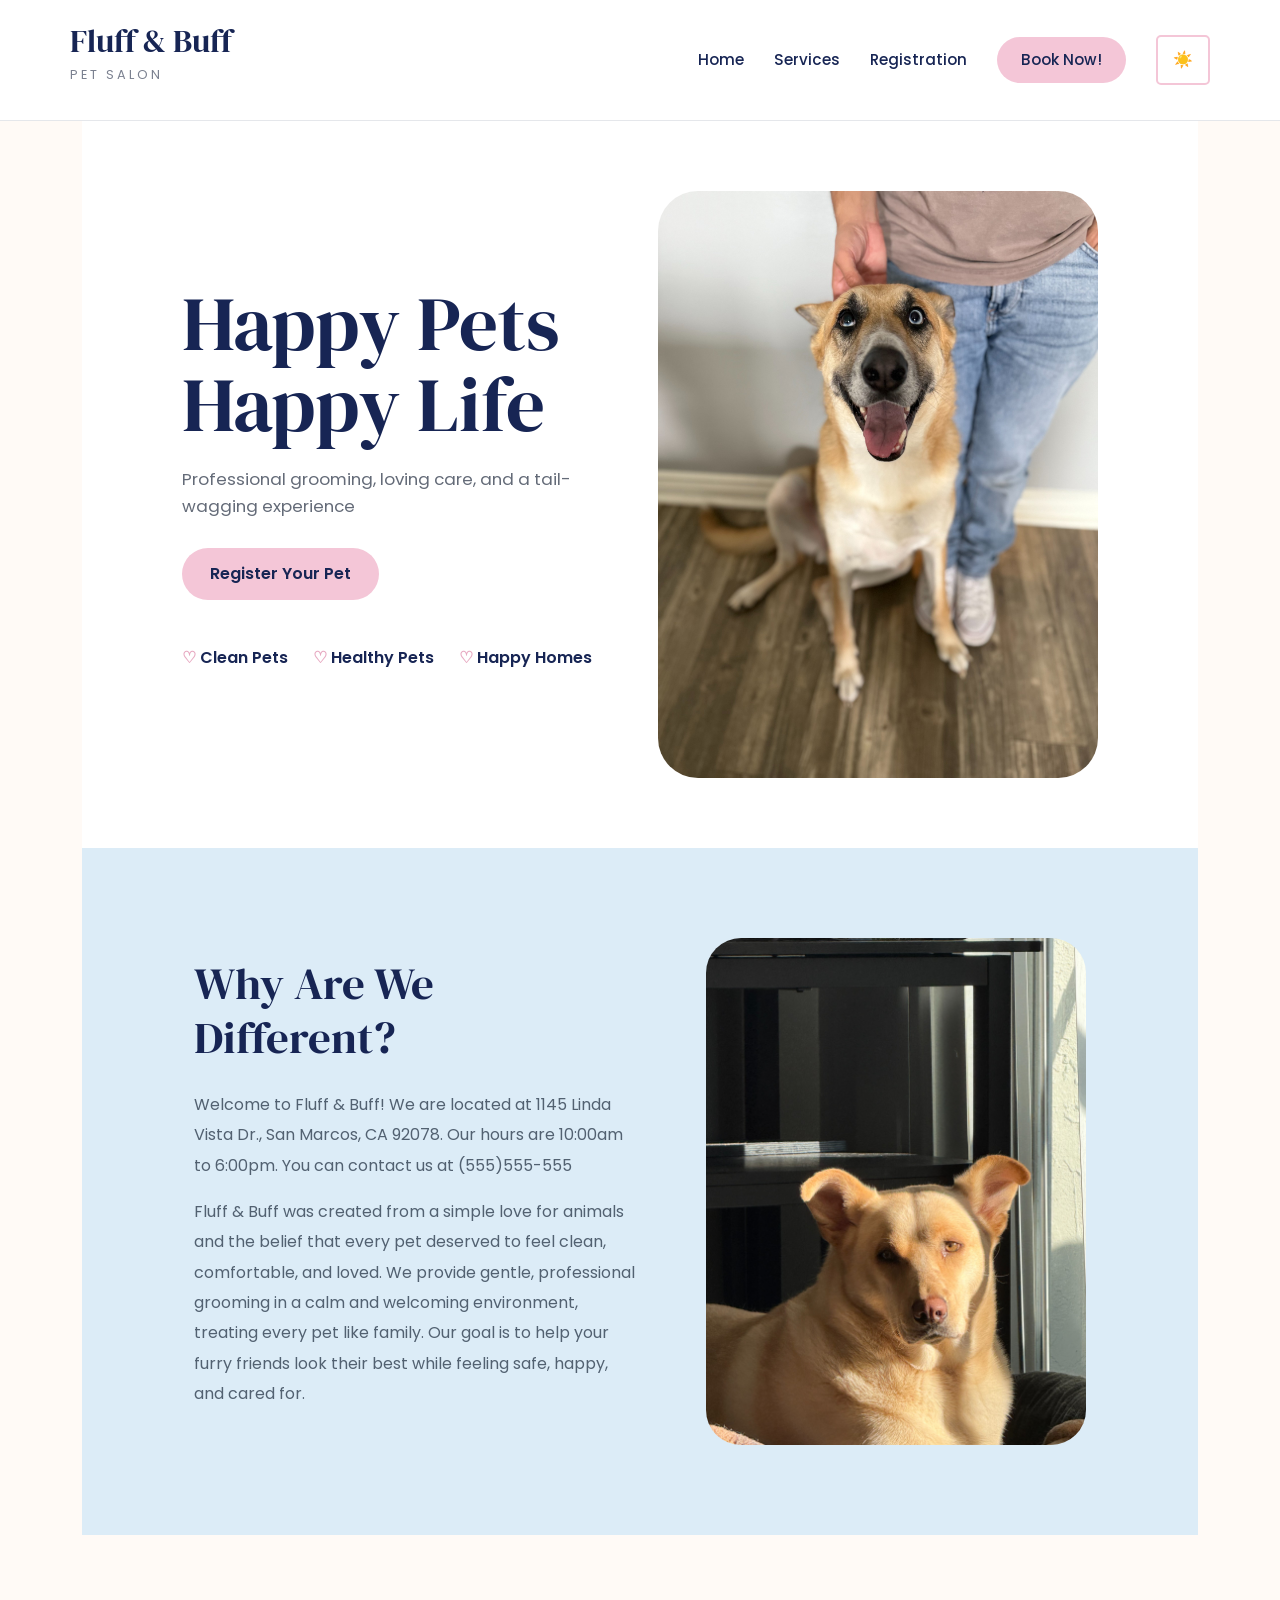
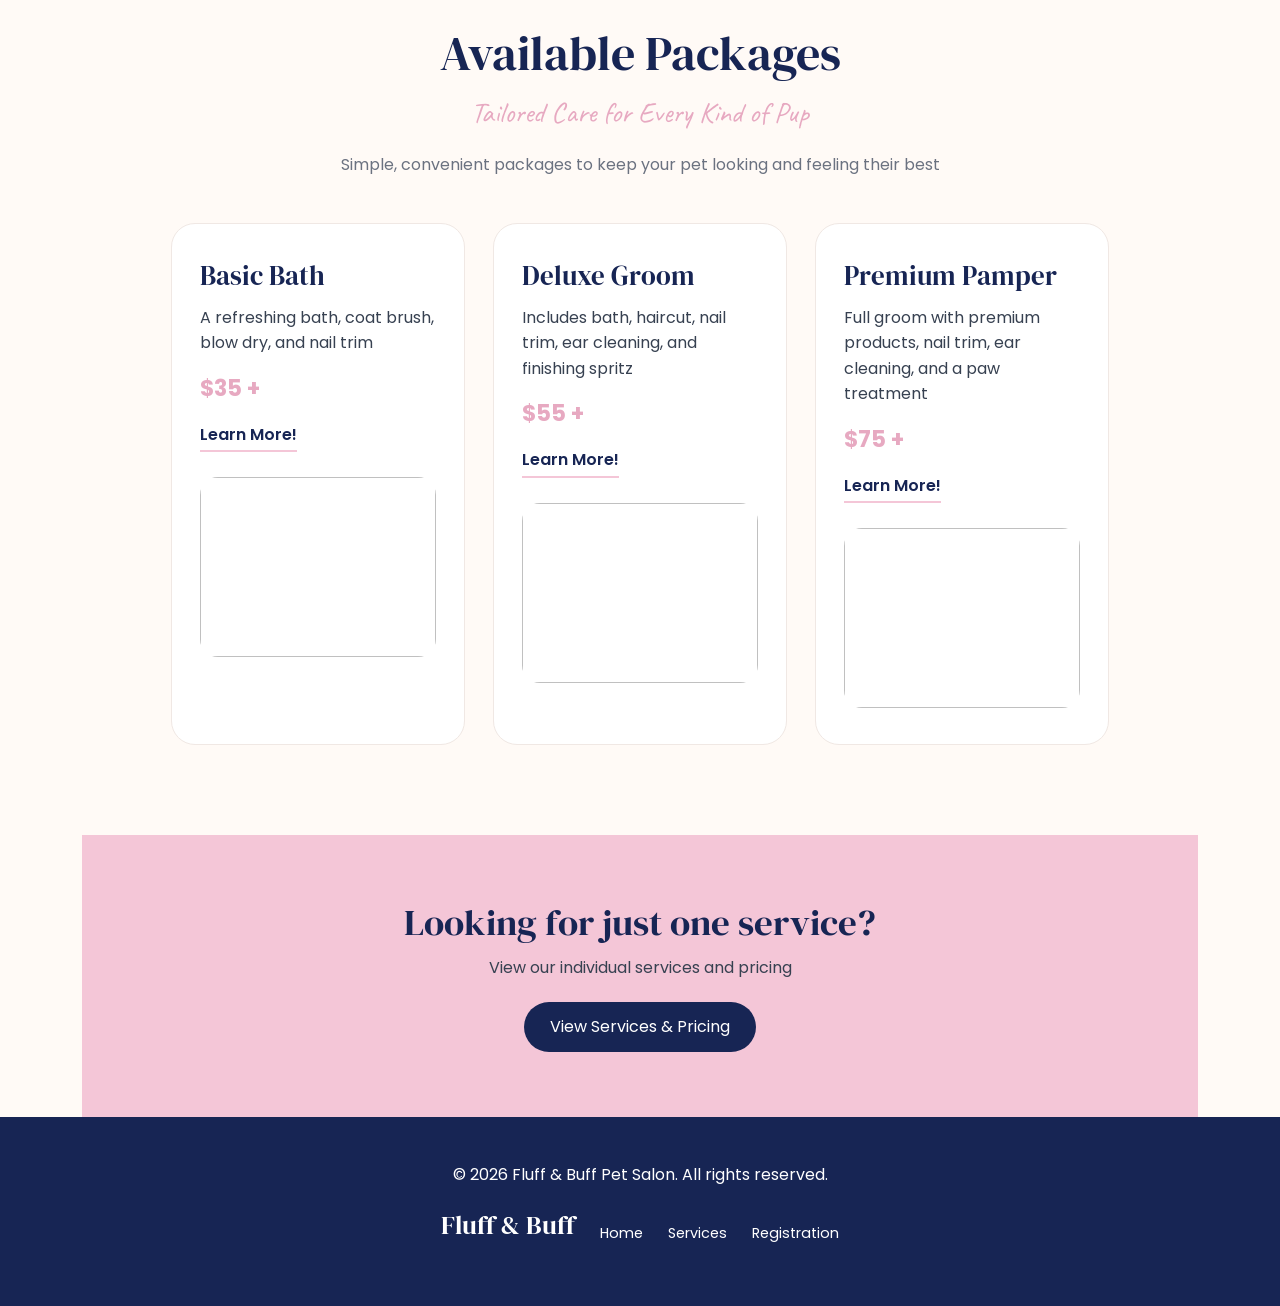
<file: index.html>
<!DOCTYPE html>
<html lang="en">
<head>
    <meta charset="UTF-8">
    <meta name="viewport" content="width=device-width, initial-scale=1.0">

    <!-- Google Fonts -->
    <link rel="preconnect" href="https://fonts.googleapis.com">
    <link rel="preconnect" href="https://fonts.gstatic.com" crossorigin>
    <link href="https://fonts.googleapis.com/css2?family=Caveat:wght@400..700&family=DM+Serif+Display:ital@0;1&family=Poppins:wght@300;400;500;600;700&display=swap" rel="stylesheet">

    <!-- Bootstrap -->
    <link href="https://cdn.jsdelivr.net/npm/bootstrap@5.3.8/dist/css/bootstrap.min.css" rel="stylesheet">

    <!-- Custom CSS -->
    <link rel="stylesheet" href="css/index.css">

    <title>Fluff & Buff</title>
</head>

<body>

<header class="site-header">
    <div class="logo-area">
        <h2 class="logo">Fluff & Buff</h2>
        <p class="tagline">Pet Salon</p>
    </div>

    <nav>
        <a href="index.html">Home</a>
        <a href="services.html">Services</a>
        <a href="registration.html">Registration</a>
        <a href="registration.html" class="book-btn">Book Now!</a>
        <button id="changeMode">☀️</button>
    </nav>
</header>

<main class="container">

    <section class="hero-section">
        <div class="register-block">
            <h1>Happy Pets Happy Life</h1>
            <p>Professional grooming, loving care, and a tail-wagging experience</p>
            <a href="registration.html">Register Your Pet</a>

            <div class="main-topics">
                <p>Clean Pets</p>
                <p>Healthy Pets</p>
                <p>Happy Homes</p>
            </div>
        </div>

        <img src="images/Koda.jpg" alt="Dog sitting and smiling" class="top-dog">
    </section>

    <section class="about-section">
        <div class="about-card">
            <h2>Why Are We Different?</h2>
            <p id="infoParagraph"></p>

            <p>
                Fluff & Buff was created from a simple love for animals and the belief
                that every pet deserved to feel clean, comfortable, and loved. We provide
                gentle, professional grooming in a calm and welcoming environment,
                treating every pet like family. Our goal is to help your furry friends
                look their best while feeling safe, happy, and cared for.
            </p>
        </div>

        <img src="images/Kenai.jpg" alt="Dog relaxing at Fluff and Buff" class="mid-dog">
    </section>

    <div class="package-grid">
        <section class="packages-section">
            <h2>Available Packages</h2>
            <p>Tailored Care for Every Kind of Pup</p>
            <p>Simple, convenient packages to keep your pet looking and feeling their best</p>

            <div class="package-cards">

                <div class="package-card">
                    <h3>Basic Bath</h3>
                    <p>A refreshing bath, coat brush, blow dry, and nail trim</p>
                    <p>$35 +</p>
                    <a class="learn-btn" href="services.html">Learn More!</a>
                    <img>
                </div>

                <div class="package-card">
                    <h3>Deluxe Groom</h3>
                    <p>Includes bath, haircut, nail trim, ear cleaning, and finishing spritz</p>
                    <p>$55 +</p>
                    <a class="learn-btn" href="services.html">Learn More!</a>
                    <img>
                </div>

                <div class="package-card">
                    <h3>Premium Pamper</h3>
                    <p>Full groom with premium products, nail trim, ear cleaning, and a paw treatment</p>
                    <p>$75 +</p>
                    <a class="learn-btn" href="services.html">Learn More!</a>
                    <img>
                </div>

            </div>
        </section>
    </div>

    <section class="service-cta">
        <div>
            <h2>Looking for just one service?</h2>
            <p>View our individual services and pricing</p>
            <a href="services.html">View Services & Pricing</a>
        </div>
    </section>

</main>

<footer>
    <p>&copy; 2026 Fluff & Buff Pet Salon. All rights reserved.</p>

    <div class="footer-links">
        <p class="logo-footer">Fluff & Buff</p>
        <a href="index.html">Home</a>
        <a href="services.html">Services</a>
        <a href="registration.html">Registration</a>
    </div>
</footer>

<script src="https://code.jquery.com/jquery-3.7.1.min.js"></script>
<script src="scripts/salon.js"></script>
<script src="scripts/index.js"></script>

</body>
</html>
</file>
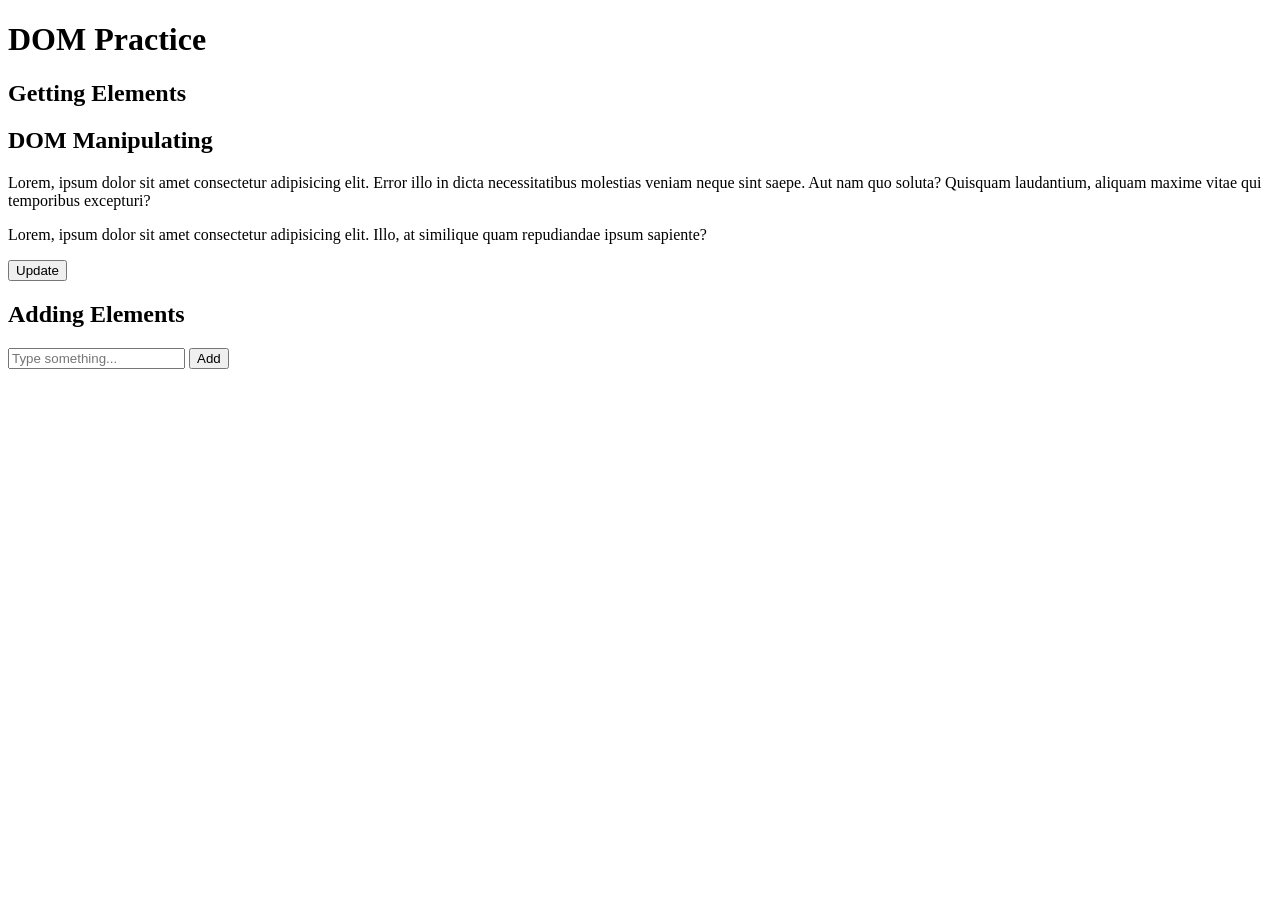
<file: 104-dom.html>
<!DOCTYPE html>
<html lang="en">
<head>
    <meta charset="UTF-8">
    <meta name="viewport" content="width=device-width, initial-scale=1.0">
    <title>Document</title>
</head>
<body>
    <script src="/scripts/104-dom.js"></script>

    <h1>DOM Practice</h1>

    <!-- GET ELEMENTS -->
    <section>
        <h1 id="title">Getting Elements</h1>

        <h2> DOM Manipulating</h2>

        <p class="text">Lorem, ipsum dolor sit amet consectetur adipisicing elit. Error illo in dicta necessitatibus molestias veniam neque sint saepe. Aut nam quo soluta? Quisquam laudantium, aliquam maxime vitae qui temporibus excepturi?</p>

        <p class="text">Lorem, ipsum dolor sit amet consectetur adipisicing elit. Illo, at similique quam repudiandae ipsum sapiente?</p>

        <button onclick="update()">Update</button>

    </section>


    <!--ADD ELEMENTS -->
<section>
    <h2>Adding Elements</h2>
    <input id="inputField" type="text" placeholder="Type something...">
    <button onclick="add()">Add</button>

    <ul id="list">
    </ul>

</section>


</body>
</html>
</file>
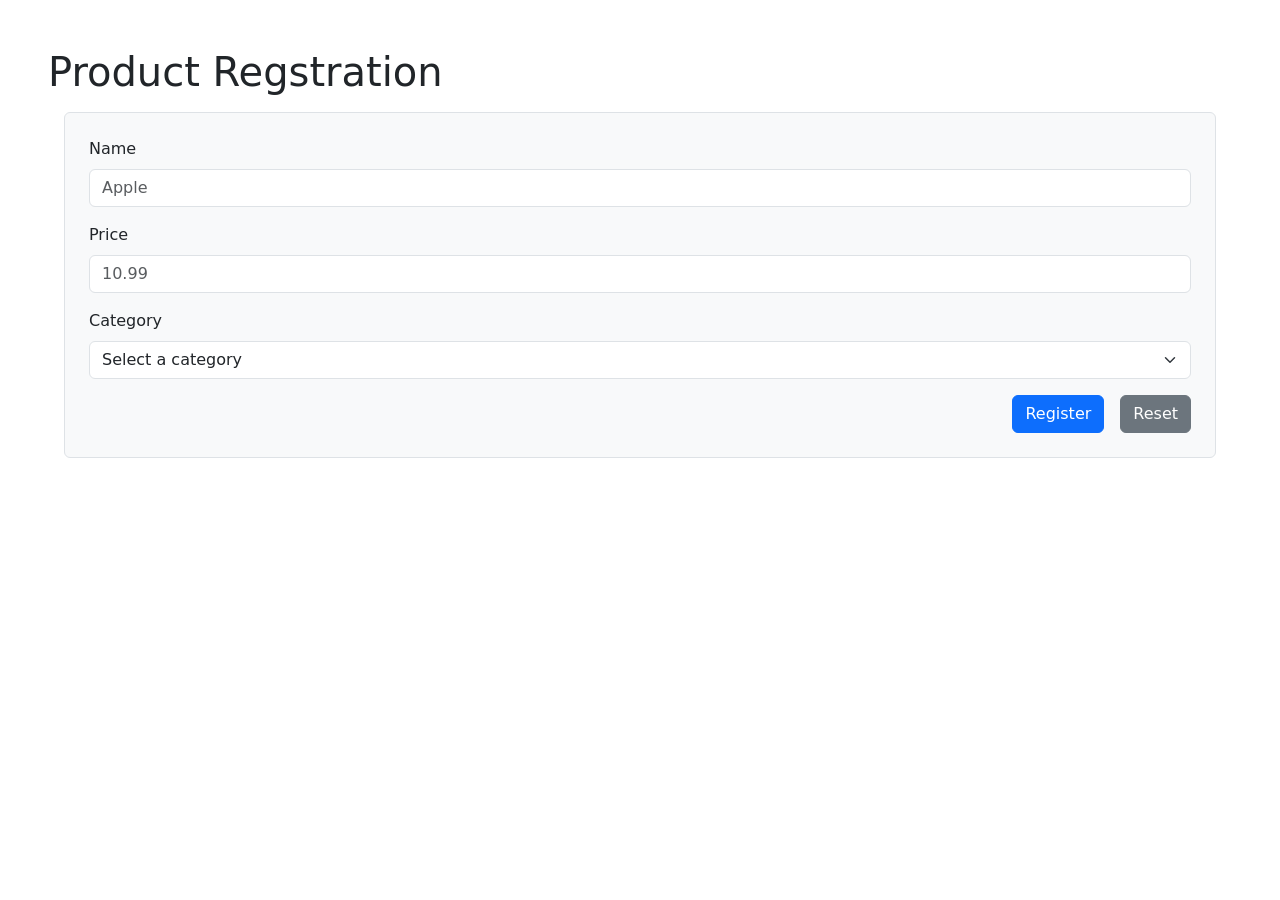
<file: 104-forms.html>
<!DOCTYPE html>
<html lang="en">
<head>
    <meta charset="UTF-8">
    <meta name="viewport" content="width=device-width, initial-scale=1.0">
    <!-- Bootstrap -->
    <link href="https://cdn.jsdelivr.net/npm/bootstrap@5.3.8/dist/css/bootstrap.min.css" rel="stylesheet" integrity="sha384-sRIl4kxILFvY47J16cr9ZwB07vP4J8+LH7qKQnuqkuIAvNWLzeN8tE5YBujZqJLB" crossorigin="anonymous">
 
    <title>Forms</title>
</head>
<body class="m-5">
    <h1>Product Regstration</h1>
    
    <form class="bg-light p-4 m-3 border rounded">

        <div class="mb-3">
            <label class="form-label">Name</label>
            <input id="productName" class="form-control" type="text" placeholder="Apple">
        </div>

        <div class="mb-3">
            <label class="form-label">Price</label>
            <input id="productPrice" class="form-control" type="number" placeholder="10.99">
        </div>

        <div class="mb-3">
            <label class="form-label">Category</label>
            <select id="productCategory" class="form-select">
                <option value="">Select a category</option>
                <option value="fruits">Fruits</option>
                <option value="electronics">Electronics</option>
            </select>
        </div>

        <div class="d-flex justify-content-end gap-3">
            <button onclick="registerProduct(event)" class="btn btn-primary" type="submit">Register</button>
            <button onclick="reset()" class="btn btn-secondary" type="reset">Reset</button>
        </div>
    </form>

    <div id="productList" class="d-flex gap-3 flex-wrap m-3"></div>

    <script src="/scripts/104-forms.js"></script>
    <script src="https://cdn.jsdelivr.net/npm/bootstrap@5.3.8/dist/js/bootstrap.bundle.min.js" integrity="sha384-FKyoEForCGlyvwx9Hj09JcYn3nv7wiPVlz7YYwJrWVcXK/BmnVDxM+D2scQbITxI" crossorigin="anonymous"></script>
</body>
</html>
</file>
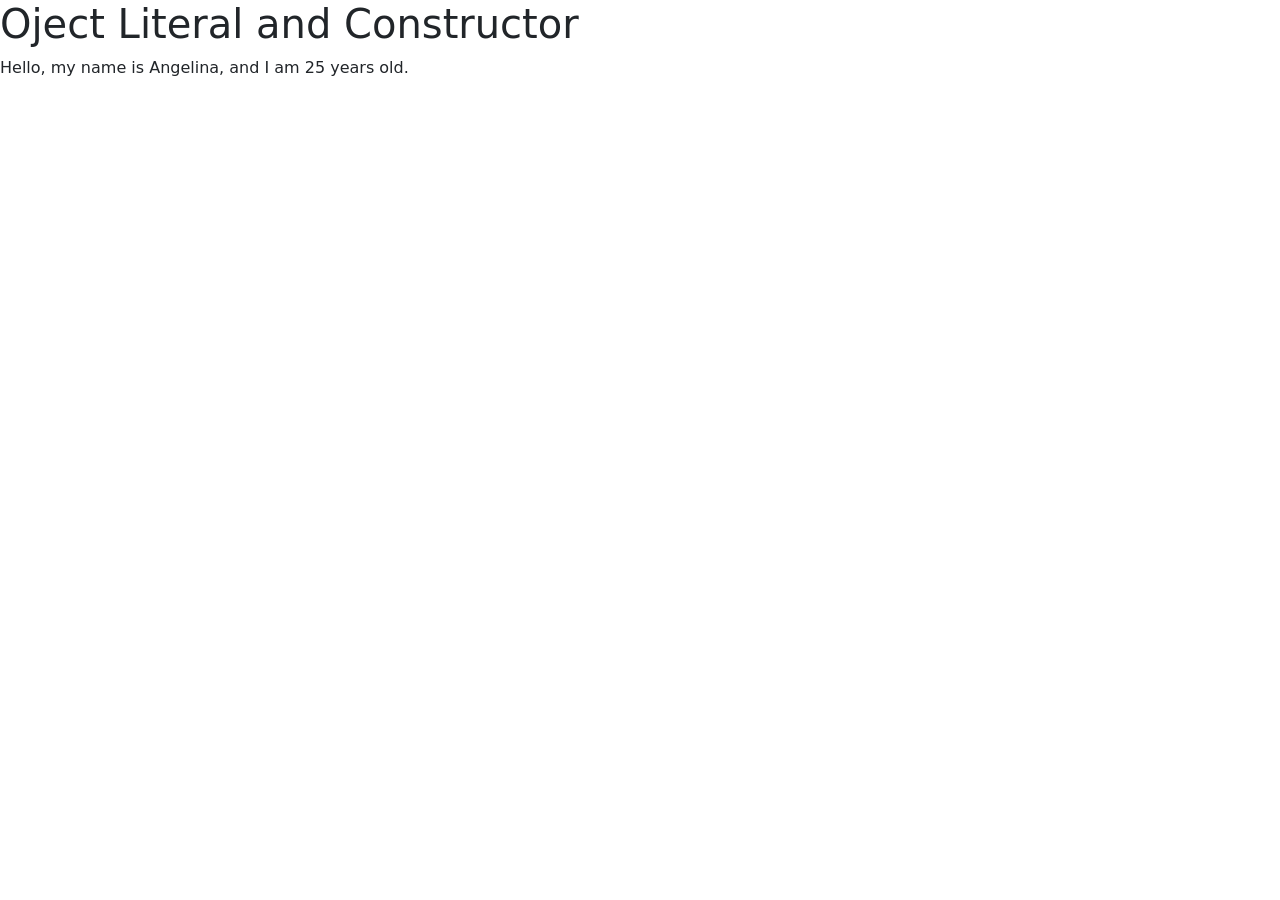
<file: 104-objects.html>
<!DOCTYPE html>
<html lang="en">
<head>
    <meta charset="UTF-8">
    <meta name="viewport" content="width=device-width, initial-scale=1.0">
    <link href="https://cdn.jsdelivr.net/npm/bootstrap@5.3.8/dist/css/bootstrap.min.css" rel="stylesheet" integrity="sha384-sRIl4kxILFvY47J16cr9ZwB07vP4J8+LH7qKQnuqkuIAvNWLzeN8tE5YBujZqJLB" crossorigin="anonymous">
    <title>Document</title>
</head>
<body>
    <h1>Oject Literal and Constructor</h1>
    <p id="paragraph">Lorem ipsum dolor sit amet consectetur adipisicing elit. Eaque, ea? Dolorum quia iste provident laudantium!</p>


    <script src="/scripts/104-objects.js"></script>
</body>
</html>
</file>
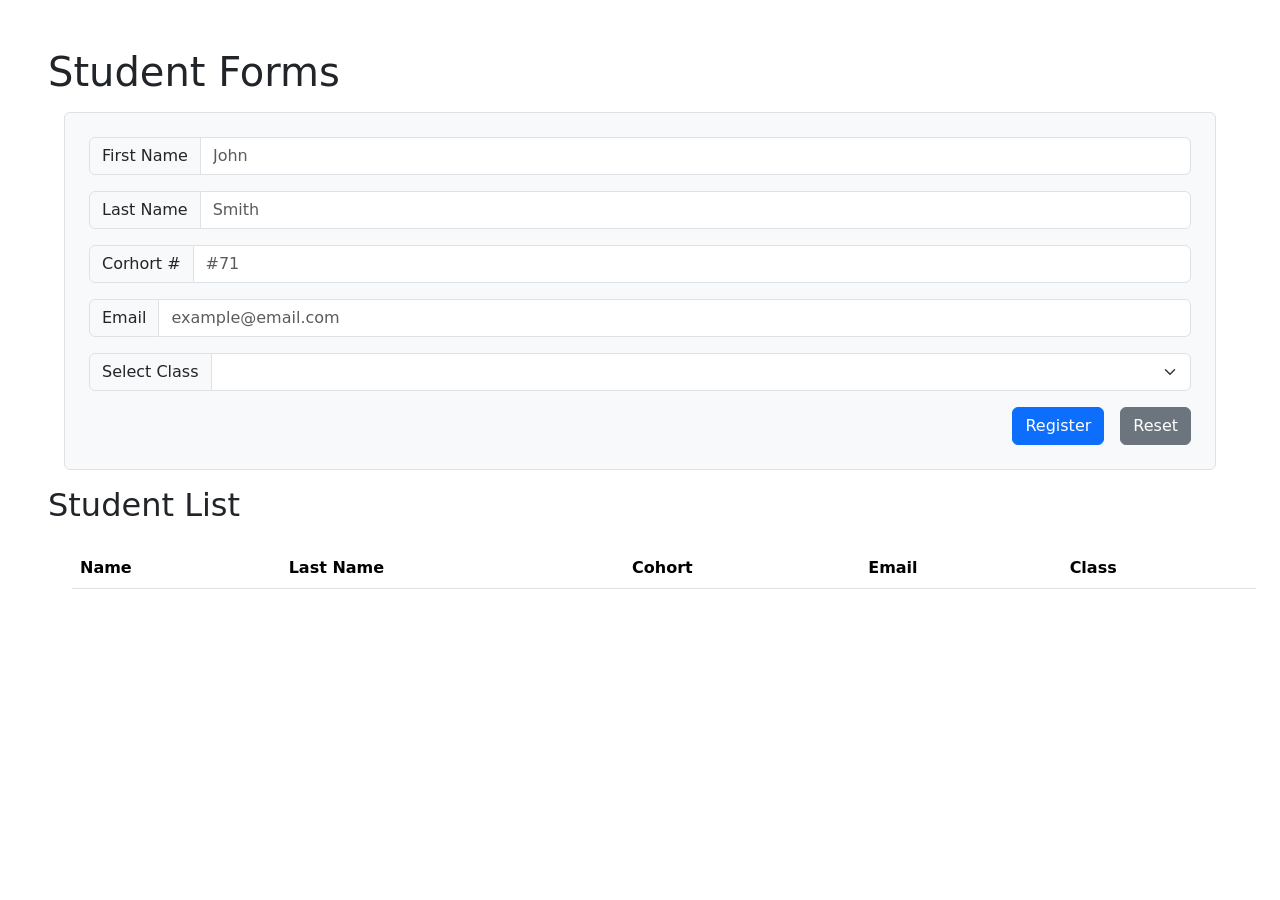
<file: 104-studentsforms.html>
<!DOCTYPE html>
<html lang="en">
<head>
    <meta charset="UTF-8">
    <meta name="viewport" content="width=device-width, initial-scale=1.0">
    <link href="https://cdn.jsdelivr.net/npm/bootstrap@5.3.8/dist/css/bootstrap.min.css" rel="stylesheet" integrity="sha384-sRIl4kxILFvY47J16cr9ZwB07vP4J8+LH7qKQnuqkuIAvNWLzeN8tE5YBujZqJLB" crossorigin="anonymous">

    <title>Student Forms</title>
</head>
<body>
<body class="m-5">
    <h1>Student Forms</h1>
    
    <form class="bg-light p-4 m-3 border rounded">
    
        <div class="input-group mb-3">
            <span class="input-group-text" id="inputGroup-sizing-default">First Name </span>
            <input type="text" class="form-control" placeholder="John" aria-label="Sizing example input" aria-describedby="inputGroup-sizing-default">
        </div>
        <div class="input-group mb-3">
            <span class="input-group-text" id="inputGroup-sizing-default">Last Name </span>
            <input type="text" class="form-control" placeholder="Smith" aria-describedby="inputGroup-sizing-default">
        </div>
        <div class="input-group mb-3">
            <span class="input-group-text" id="inputGroup-sizing-default">Corhort #</span>
            <input type="text" class="form-control" placeholder="#71" aria-describedby="inputGroup-sizing-default">
        </div>
        <div class="input-group mb-3">
            <span class="input-group-text" id="inputGroup-sizing-default">Email</span>
            <input type="email" class="form-control" placeholder="example@email.com" aria-describedby="inputGroup-sizing-default">
        </div>

        <div class="input-group mb-3">
            <span class="input-group-text" id="inputGroup-sizing-default">Select Class</span>
            <select id="category" class="form-select">
                <option value=""></option>
                <option value="fruits">FDSI Hybrid</option>
                <option value="electronics">FDSI Online</option>
            </select>
        </div>

        <div class="d-flex justify-content-end gap-3">
            <button onclick="register()" class="btn btn-primary" type="submit">Register</button>
            <button onclick="reset()" class="btn btn-secondary" type="reset">Reset</button>
        </div>
    </form>

    <h2>Student List</h2>
        <table class="table p-4 m-4">
            <tr>
                <!-- Header -->
                <th>Name</th>
                <th>Last Name</th>
                <th>Cohort</th>
                <th>Email</th>
                <th>Class</th>

            </tr>
            <tbody id="student">
            
            </tbody>


        </table>





    <script src="/scripts/104-studentsforms.js"></script>
</body>
</html>
</file>
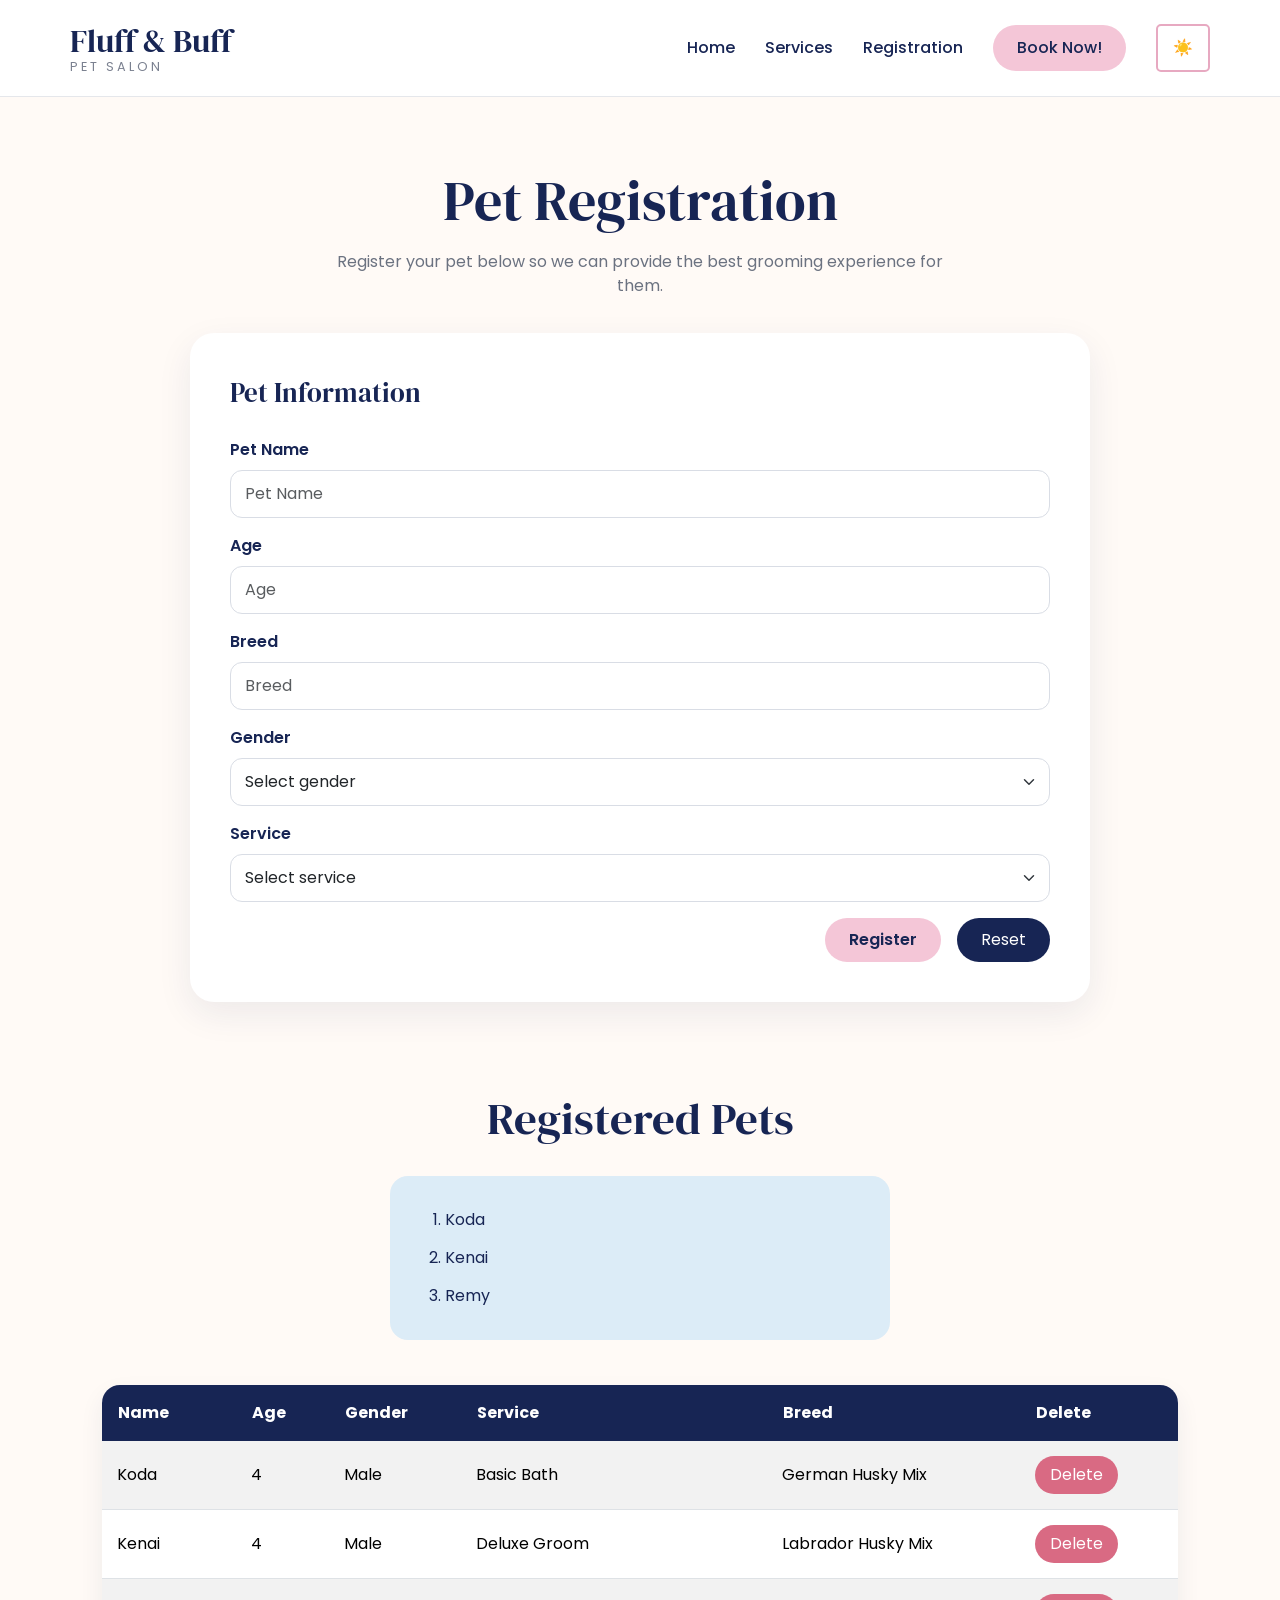
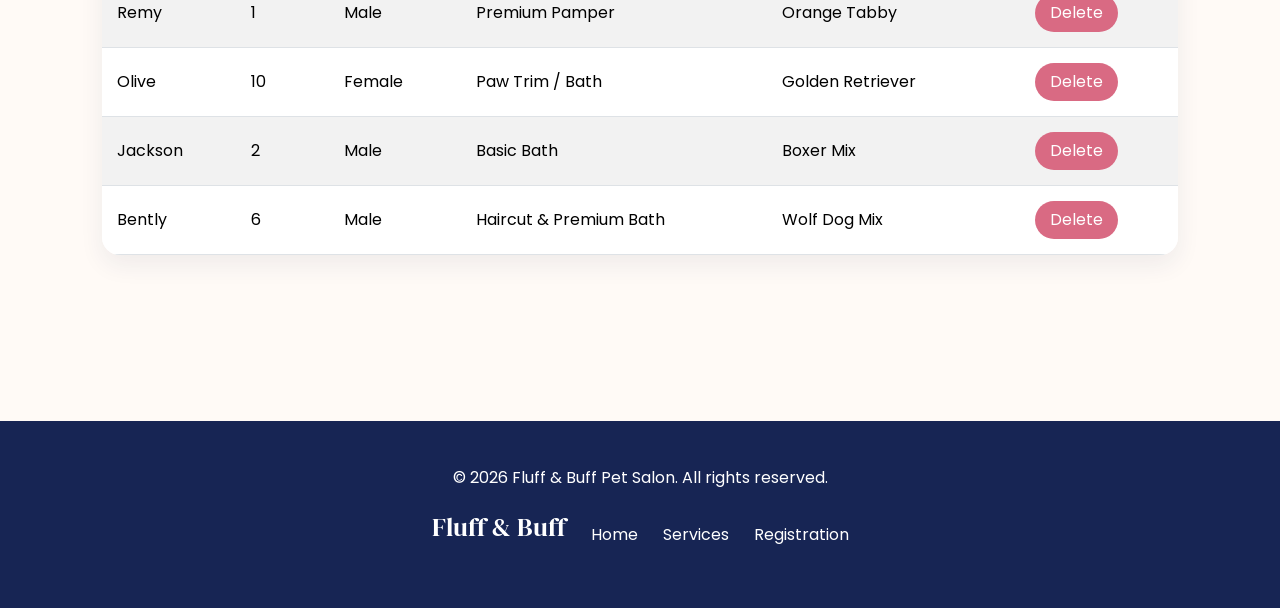
<file: registration.html>
<!DOCTYPE html>
<html lang="en">
<head>
    <meta charset="UTF-8">
    <meta name="viewport" content="width=device-width, initial-scale=1.0">

    <link href="https://cdn.jsdelivr.net/npm/bootstrap@5.3.8/dist/css/bootstrap.min.css" rel="stylesheet">
    <link rel="stylesheet" href="css/registration.css">

    <title>Registration | Fluff & Buff</title>
</head>

<body>

<header class="site-header">
    <div class="logo-area">
        <h2 class="logo">Fluff & Buff</h2>
        <p class="tagline">Pet Salon</p>
    </div>

    <nav>
        <a href="index.html">Home</a>
        <a href="services.html">Services</a>
        <a href="registration.html">Registration</a>
        <a href="registration.html" class="book-btn">Book Now!</a>
        <button id="changeMode">☀️</button>
    </nav>
</header>

<main>

    <section class="registration-section">
        <h1>Pet Registration</h1>

        <p>
            Register your pet below so we can provide the best grooming
            experience for them.
        </p>

        <form class="bg-light p-4 m-3 border rounded">
            <fieldset>

                <legend>Pet Information</legend>

                <div class="form-group mb-3">
                    <label for="pname" class="form-label">Pet Name</label>
                    <input
                        type="text"
                        id="pname"
                        name="pname"
                        class="form-control"
                        required
                        placeholder="Pet Name"
                    >
                </div>

                <div class="form-group mb-3">
                    <label for="age" class="form-label">Age</label>
                    <input
                        type="number"
                        id="age"
                        name="age"
                        class="form-control"
                        required
                        placeholder="Age"
                    >
                </div>

                <div class="form-group mb-3">
                    <label for="breed" class="form-label">Breed</label>
                    <input
                        type="text"
                        id="breed"
                        name="breed"
                        class="form-control"
                        required
                        placeholder="Breed"
                    >
                </div>

                <div class="form-group mb-3">
                    <label for="gender" class="form-label">Gender</label>
                    <select id="gender" name="gender" class="form-select" required>
                        <option value="">Select gender</option>
                        <option value="Male">Male</option>
                        <option value="Female">Female</option>
                    </select>
                </div>

                <div class="form-group mb-3">
                    <label for="service" class="form-label">Service</label>
                    <select id="service" name="service" class="form-select" required>
                        <option value="">Select service</option>
                        <option value="Basic Bath">Basic Bath</option>
                        <option value="Deluxe Groom">Deluxe Groom</option>
                        <option value="Premium Pamper">Premium Pamper</option>
                        <option value="Nail Trim">Nail Trim</option>
                        <option value="Ear Cleaning">Ear Cleaning</option>
                    </select>
                </div>

                <div class="d-flex justify-content-end gap-3">
                    <button
                        onclick="registerPet(event)"
                        type="submit"
                        class="btn btn-primary"
                    >
                        Register
                    </button>

                    <button
                        type="reset"
                        class="btn btn-secondary"
                    >
                        Reset
                    </button>
                </div>

            </fieldset>
        </form>
    </section>

    <section class="registered-pets-section">
        <h2>Registered Pets</h2>

        <div>
            <ol id="petList"></ol>
        </div>

        <table class="table table-striped table-hover">
            <thead>
                <tr>
                    <th>Name</th>
                    <th>Age</th>
                    <th>Gender</th>
                    <th>Service</th>
                    <th>Breed</th>
                    <th>Delete</th>
                </tr>
            </thead>

            <tbody id="tablePets"></tbody>
        </table>
    </section>

</main>

<footer>
    <p>&copy; 2026 Fluff & Buff Pet Salon. All rights reserved.</p>

    <div class="footer-links">
        <p class="logo-footer">Fluff & Buff</p>
        <a href="index.html">Home</a>
        <a href="services.html">Services</a>
        <a href="registration.html">Registration</a>
    </div>
</footer>

<script src="https://code.jquery.com/jquery-3.7.1.min.js"></script>
<script src="scripts/registration.js"></script>

</body>
</html>
</file>
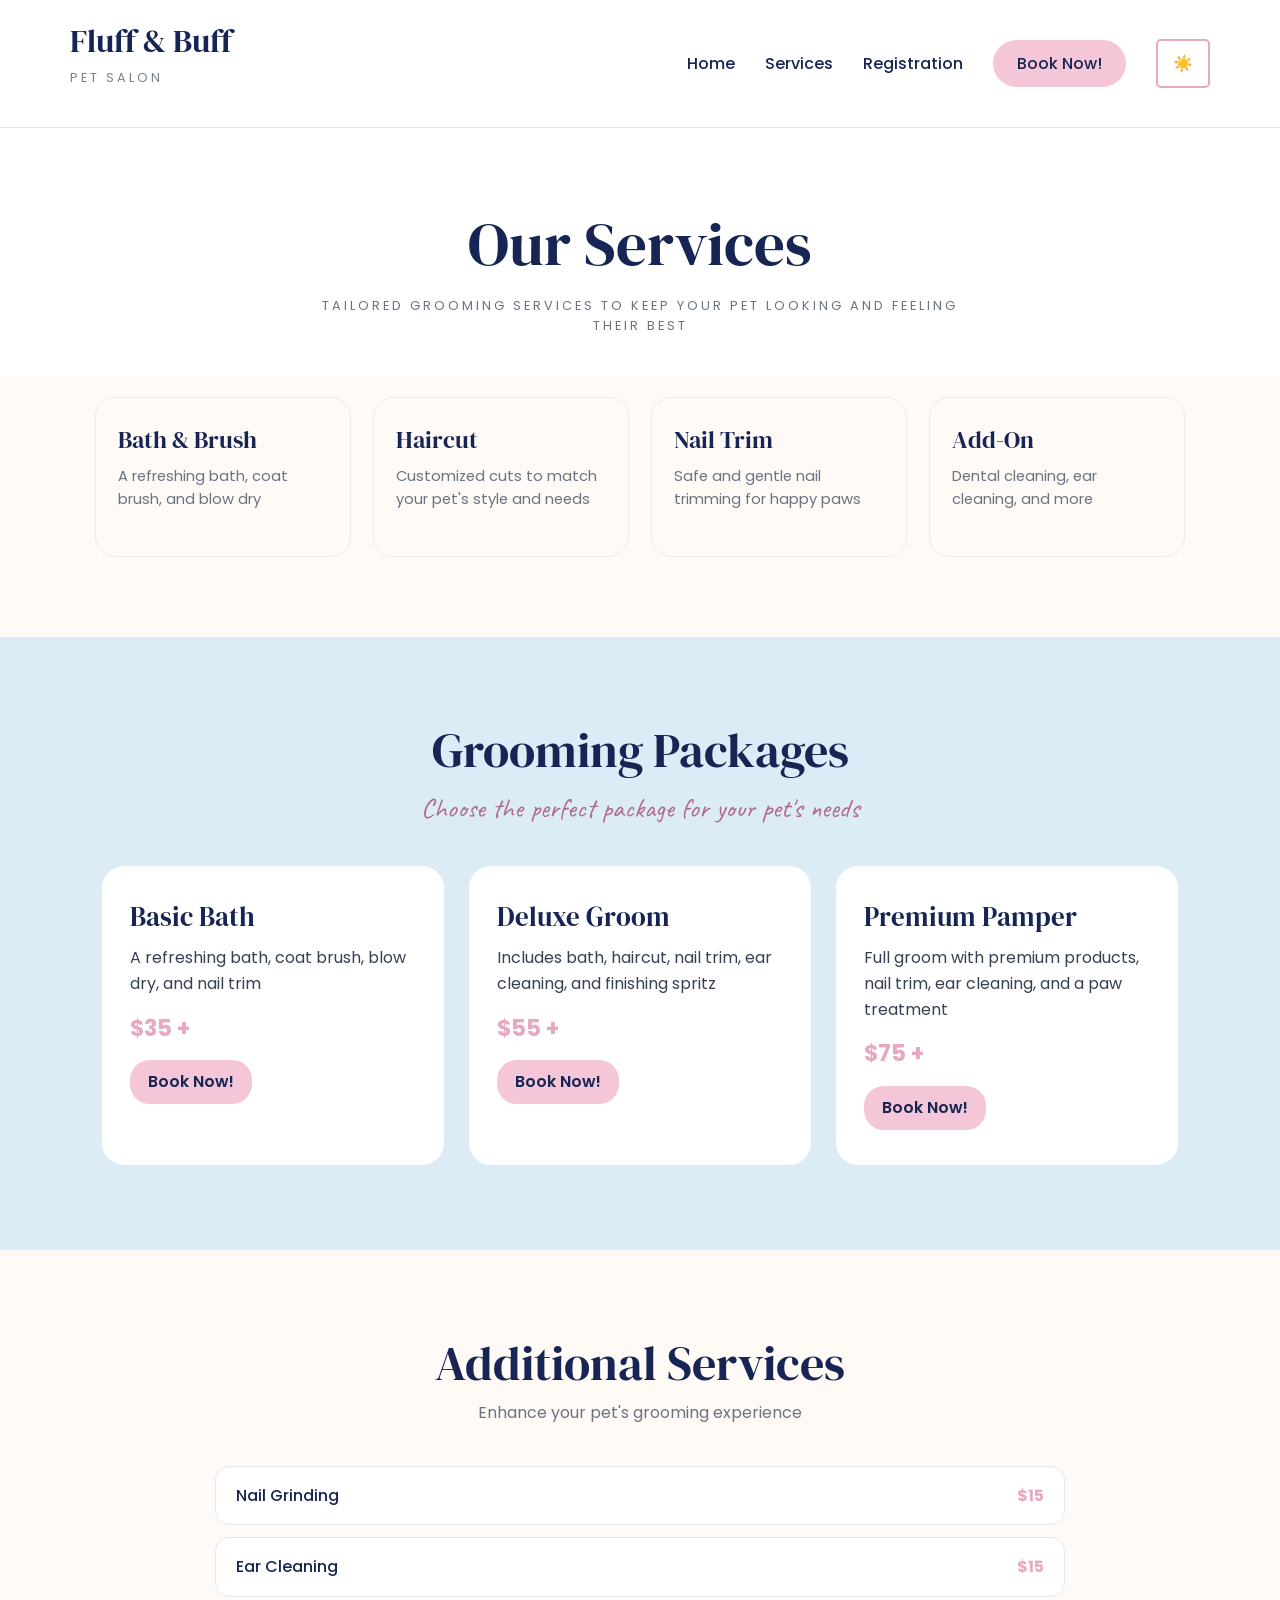
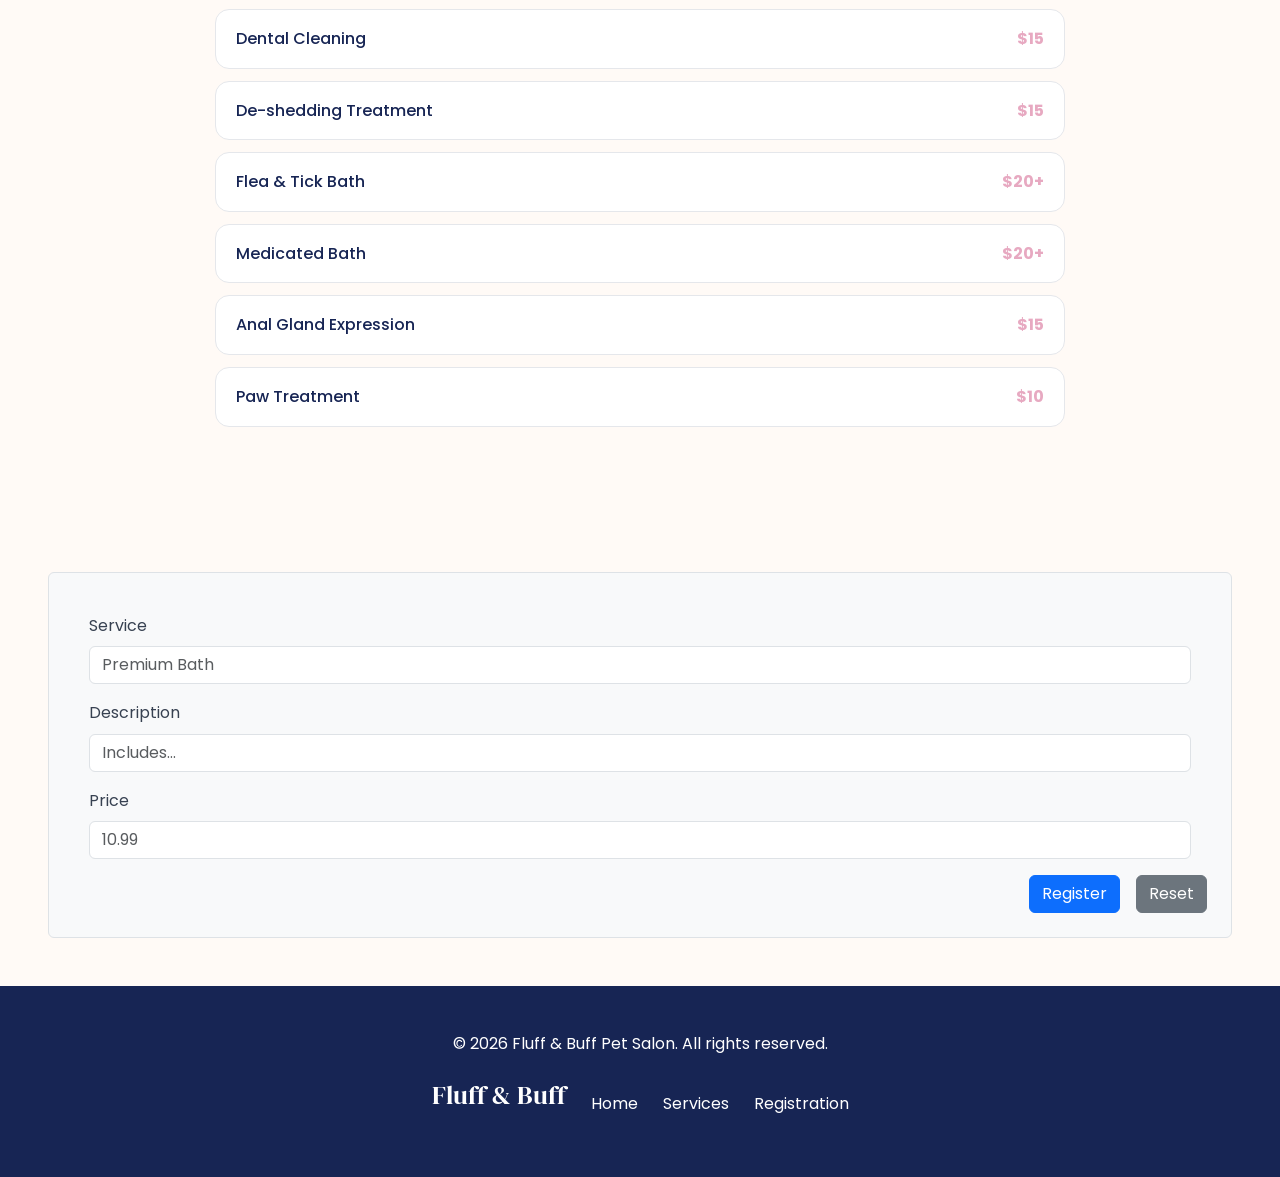
<file: services.html>
<!DOCTYPE html>
<html lang="en">
<head>
    <meta charset="UTF-8">
    <meta name="viewport" content="width=device-width, initial-scale=1.0">

    <!-- Bootstrap -->
    <link href="https://cdn.jsdelivr.net/npm/bootstrap@5.3.8/dist/css/bootstrap.min.css" rel="stylesheet">

    <!-- Custom CSS -->
    <link rel="stylesheet" href="css/services.css">

    <title>Services | Fluff & Buff</title>
</head>

<body>

<header class="site-header">
    <div class="logo-area">
        <h2 class="logo">Fluff & Buff</h2>
        <p class="tagline">Pet Salon</p>
    </div>

    <nav>
        <a href="index.html">Home</a>
        <a href="services.html">Services</a>
        <a href="registration.html">Registration</a>
        <a href="registration.html" class="book-btn">Book Now!</a>
        <button id="changeMode">☀️</button>
    </nav>
</header>

<main>

    <div class="service-overview">
        <h1>Our Services</h1>
        <p class="tagline">
            Tailored grooming services to keep your pet looking and feeling their best
        </p>
    </div>

    <div class="service-grid">
        <div class="service-card">
            <h3>Bath & Brush</h3>
            <p>A refreshing bath, coat brush, and blow dry</p>
        </div>

        <div class="service-card">
            <h3>Haircut</h3>
            <p>Customized cuts to match your pet's style and needs</p>
        </div>

        <div class="service-card">
            <h3>Nail Trim</h3>
            <p>Safe and gentle nail trimming for happy paws</p>
        </div>

        <div class="service-card">
            <h3>Add-On</h3>
            <p>Dental cleaning, ear cleaning, and more</p>
        </div>
    </div>

    <section class="grooming-grid">
        <h2>Grooming Packages</h2>
        <p>Choose the perfect package for your pet's needs</p>

        <div class="package-cards">

            <div class="package-card">
                <h3>Basic Bath</h3>
                <p>A refreshing bath, coat brush, blow dry, and nail trim</p>
                <p>$35 +</p>
                <a class="learn-btn" href="registration.html">Book Now!</a>
                <img>
            </div>

            <div class="package-card">
                <h3>Deluxe Groom</h3>
                <p>Includes bath, haircut, nail trim, ear cleaning, and finishing spritz</p>
                <p>$55 +</p>
                <a class="learn-btn" href="registration.html">Book Now!</a>
                <img>
            </div>

            <div class="package-card">
                <h3>Premium Pamper</h3>
                <p>Full groom with premium products, nail trim, ear cleaning, and a paw treatment</p>
                <p>$75 +</p>
                <a class="learn-btn" href="registration.html">Book Now!</a>
                <img>
            </div>

        </div>
    </section>

    <section class="addon-grid">
        <h2>Additional Services</h2>
        <p>Enhance your pet's grooming experience</p>

        <div class="addon-list">
            <p>Nail Grinding</p>
            <p>$15</p>
        </div>

        <div class="addon-list">
            <p>Ear Cleaning</p>
            <p>$15</p>
        </div>

        <div class="addon-list">
            <p>Dental Cleaning</p>
            <p>$15</p>
        </div>

        <div class="addon-list">
            <p>De-shedding Treatment</p>
            <p>$15</p>
        </div>

        <div class="addon-list">
            <p>Flea & Tick Bath</p>
            <p>$20+</p>
        </div>

        <div class="addon-list">
            <p>Medicated Bath</p>
            <p>$20+</p>
        </div>

        <div class="addon-list">
            <p>Anal Gland Expression</p>
            <p>$15</p>
        </div>

        <div class="addon-list">
            <p>Paw Treatment</p>
            <p>$10</p>
        </div>
    </section>

    <section class="m-5">
        <form class="bg-light p-4 border rounded">

            <div class="m-3">
                <label for="serviceName" class="form-label">Service</label>
                <input
                    id="serviceName"
                    class="form-control"
                    type="text"
                    placeholder="Premium Bath"
                >
            </div>

            <div class="m-3">
                <label for="serviceDescription" class="form-label">Description</label>
                <input
                    id="serviceDescription"
                    class="form-control"
                    type="text"
                    placeholder="Includes..."
                >
            </div>

            <div class="m-3">
                <label for="servicePrice" class="form-label">Price</label>
                <input
                    id="servicePrice"
                    class="form-control"
                    type="number"
                    step="any"
                    placeholder="10.99"
                >
            </div>

            <div class="d-flex justify-content-end gap-3">
                <button id="registerBtn" class="btn btn-primary" type="submit">
                    Register
                </button>

                <button id="resetBtn" class="btn btn-secondary" type="reset">
                    Reset
                </button>
            </div>

        </form>
    </section>

</main>

<footer>
    <p>&copy; 2026 Fluff & Buff Pet Salon. All rights reserved.</p>

    <div class="footer-links">
        <p class="logo-footer">Fluff & Buff</p>
        <a href="index.html">Home</a>
        <a href="services.html">Services</a>
        <a href="registration.html">Registration</a>
    </div>
</footer>

<!-- jQuery -->
<script src="https://code.jquery.com/jquery-3.7.1.min.js"></script>

<!-- Services JavaScript -->
<script src="scripts/services.js"></script>

<!-- Bootstrap -->
<script src="https://cdn.jsdelivr.net/npm/bootstrap@5.3.8/dist/js/bootstrap.bundle.min.js"></script>

</body>
</html>
</file>
<file: css/index.css>
@import url('https://fonts.googleapis.com/css2?family=Caveat:wght@400..700&family=DM+Serif+Display:ital@0;1&family=Poppins:wght@300;400;500;600;700&display=swap');

/* =========================
GLOBAL
========================= */

*{
    margin: 0;
    padding: 0;
    box-sizing: border-box;
}

:root{
    --navy: #172554;
    --pink: #f4c6d7;
    --pink-dark: #e7a9c1;
    --blue: #dcecf7;
    --cream: #fffaf6;
    --white: #ffffff;
    --text: #374151;
    --border: #e5e7eb;

    /* DARK MODE VARIABLES - LIGHT MODE DEFAULT */
    --background-color: #fffaf6;
    --surface-color: #ffffff;
    --mode-text-color: #172554;
    --accent-color: #f4c6d7;
    --secondary-color: #dcecf7;
}

/* =========================
DARK MODE
========================= */

.dark-mode{
    --background-color: #1a2744;
    --surface-color: #23345a;
    --mode-text-color: #f4f4fb;
    --accent-color: #e7a9c1;
    --secondary-color: #30446f;
}

body{
    background-color: var(--background-color);
    color: var(--text);
    font-family: "Poppins", sans-serif;
    line-height: 1.6;

    /* Smooth transition */
    transition: background-color ease 0.8s;
}

a{
    text-decoration: none;
}

img{
    max-width: 100%;
    display: block;
}


/* =========================
HEADER
========================= */

.site-header{
    background-color: var(--white);
    display: flex;
    justify-content: space-between;
    align-items: center;
    padding: 22px 70px;
    border-bottom: 1px solid var(--border);

    transition: background-color ease 0.8s;
}

.logo-area{
    line-height: 1.1;
}

.logo{
    font-family: "DM Serif Display", serif;
    color: var(--navy);
    font-size: 2rem;
    font-weight: 400;
}

.tagline{
    color: #7b8190;
    font-size: .8rem;
    letter-spacing: 3px;
    text-transform: uppercase;
}

nav{
    display: flex;
    align-items: center;
    gap: 30px;
}

nav a{
    color: var(--navy);
    font-size: .95rem;
    font-weight: 500;
    transition: .2s ease;
}

nav a:hover{
    color: var(--pink-dark);
}

.book-btn{
    background-color: var(--pink);
    padding: 11px 24px;
    border-radius: 25px;
}

.book-btn:hover{
    background-color: var(--pink-dark);
    color: var(--white);
}


/* =========================
DARK MODE BUTTON
========================= */

#changeMode{
    background-color: var(--surface-color);
    color: var(--mode-text-color);
    border: 2px solid var(--accent-color);
    padding: 10px 15px;
    font-size: 16px;
    cursor: pointer;
    border-radius: 5px;
    transition: opacity 0.5s ease;
}

#changeMode:hover{
    opacity: 0.5;
}


/* =========================
MAIN
========================= */

.container{
    width: 100%;
}


/* =========================
HERO
========================= */

.hero-section{
    min-height: 520px;
    display: flex;
    justify-content: space-between;
    align-items: center;
    gap: 60px;
    padding: 70px 9%;
    background-color: var(--white);

    transition: background-color ease 0.8s;
}

.register-block{
    flex: 1;
    max-width: 600px;
}

.register-block h1{
    font-family: "DM Serif Display", serif;
    color: var(--navy);
    font-size: clamp(3rem, 6vw, 5.5rem);
    font-weight: 400;
    line-height: 1.05;
    margin-bottom: 22px;
}

.register-block > p{
    max-width: 520px;
    font-size: 1.05rem;
    margin-bottom: 28px;
    color: #646b78;
}

.register-block > a{
    display: inline-block;
    background-color: var(--pink);
    color: var(--navy);
    padding: 13px 28px;
    border-radius: 28px;
    font-weight: 600;
    transition: .2s ease;
}

.register-block > a:hover{
    background-color: var(--pink-dark);
    color: var(--white);
}

.main-topics{
    display: flex;
    flex-wrap: wrap;
    gap: 25px;
    margin-top: 45px;
}

.main-topics p{
    color: var(--navy);
    font-weight: 600;
    position: relative;
    padding-left: 18px;
}

.main-topics p::before{
    content: "♡";
    color: var(--pink-dark);
    position: absolute;
    left: 0;
}

.top-dog{
    flex: 1;
    width: 440px;
    min-height: 420px;
    border-radius: 40px;
    object-fit: cover;
}


/* =========================
ABOUT
========================= */

.about-section{
    background-color: var(--blue);
    padding: 90px 10%;
    display: flex;
    align-items: center;
    justify-content: space-between;
    gap: 70px;

    transition: background-color ease 0.8s;
}

.about-card{
    max-width: 650px;
}

.about-card h2{
    font-family: "DM Serif Display", serif;
    color: var(--navy);
    font-size: 2.8rem;
    font-weight: 400;
    margin-bottom: 25px;
}

.about-card p{
    font-size: 1rem;
    line-height: 1.9;
    color: #526171;
}

.mid-dog{
    width: 380px;
    min-height: 330px;
    border-radius: 35px;
    object-fit: cover;
}


/* =========================
PACKAGES
========================= */

.package-grid{
    background-color: var(--cream);
}

.packages-section{
    padding: 90px 8%;
    text-align: center;

    transition: background-color ease 0.8s;
}

.packages-section > h2{
    font-family: "DM Serif Display", serif;
    color: var(--navy);
    font-size: 3rem;
    font-weight: 400;
    margin-bottom: 8px;
}

.packages-section > p:first-of-type{
    font-family: "Caveat", cursive;
    color: var(--pink-dark);
    font-size: 1.8rem;
}

.packages-section > p:last-of-type{
    color: #6b7280;
    margin-bottom: 45px;
}

.package-cards{
    display: grid;
    grid-template-columns: repeat(3, 1fr);
    gap: 28px;
    max-width: 1150px;
    margin: auto;
}

.package-card{
    background-color: var(--white);
    padding: 36px 28px;
    border-radius: 24px;
    border: 1px solid #f0e8e4;
    text-align: left;
    transition: transform .2s ease, box-shadow .2s ease,
                background-color ease 0.8s;
}

.package-card:hover{
    transform: translateY(-5px);
    box-shadow: 0 14px 30px rgba(23, 37, 84, .08);
}

.package-card h3{
    font-family: "DM Serif Display", serif;
    color: var(--navy);
    font-size: 1.7rem;
    margin-bottom: 12px;
}

.package-card p{
    margin-bottom: 15px;
}

.package-card p:nth-of-type(2){
    color: var(--pink-dark);
    font-size: 1.4rem;
    font-weight: 700;
}

.package-card img{
    width: 100%;
    height: 180px;
    object-fit: cover;
    border-radius: 18px;
    margin-top: 25px;
}

.learn-btn{
    display: inline-block;
    color: var(--navy);
    font-weight: 600;
    border-bottom: 2px solid var(--pink);
    padding-bottom: 3px;
}

.learn-btn:hover{
    color: var(--pink-dark);
}


/* =========================
SERVICES CTA
========================= */

.service-cta{
    padding: 65px 8%;
    text-align: center;
    background-color: var(--pink);
}

.service-cta h2{
    font-family: "DM Serif Display", serif;
    color: var(--navy);
    font-size: 2.3rem;
    font-weight: 400;
}

.service-cta p{
    margin: 10px 0 22px;
}

.service-cta a{
    display: inline-block;
    background-color: var(--navy);
    color: var(--white);
    padding: 12px 26px;
    border-radius: 25px;
}

.service-cta a:hover{
    background-color: #25356b;
}


/* =========================
FOOTER
========================= */

footer{
    background-color: var(--navy);
    color: var(--white);
    padding: 45px 8%;
    text-align: center;
}

.logo-footer{
    font-family: "DM Serif Display", serif;
    font-size: 1.6rem;
    margin-bottom: 15px;
}

.footer-links{
    display: flex;
    justify-content: center;
    align-items: center;
    gap: 25px;
    flex-wrap: wrap;
    margin-top: 18px;
}

.footer-links a{
    color: var(--white);
    font-size: .9rem;
}

.footer-links a:hover{
    color: var(--pink);
}


/* =========================
DARK MODE STYLING
========================= */

.dark-mode .site-header,
.dark-mode .hero-section,
.dark-mode .package-card{
    background-color: var(--surface-color);
}

.dark-mode .about-section{
    background-color: var(--secondary-color);
}

.dark-mode .package-grid,
.dark-mode .packages-section{
    background-color: var(--background-color);
}

.dark-mode .logo,
.dark-mode nav a,
.dark-mode .register-block h1,
.dark-mode .register-block > p,
.dark-mode .main-topics p,
.dark-mode .about-card h2,
.dark-mode .about-card p,
.dark-mode .packages-section > h2,
.dark-mode .packages-section > p:last-of-type,
.dark-mode .package-card h3,
.dark-mode .package-card p,
.dark-mode .learn-btn{
    color: var(--mode-text-color);
}

/* Keep pink accent colors in dark mode */

.dark-mode .packages-section > p:first-of-type,
.dark-mode .package-card p:nth-of-type(2){
    color: var(--accent-color);
}


/* =========================
RESPONSIVE
========================= */

@media(max-width: 900px){

    .site-header{
        padding: 20px 30px;
        flex-direction: column;
        gap: 20px;
    }

    nav{
        flex-wrap: wrap;
        justify-content: center;
    }

    .hero-section,
    .about-section{
        flex-direction: column;
        text-align: center;
    }

    .main-topics{
        justify-content: center;
    }

    .package-cards{
        grid-template-columns: 1fr;
    }

    .top-dog,
    .mid-dog{
        width: 100%;
    }
}


@media(max-width: 600px){

    .hero-section,
    .about-section,
    .packages-section{
        padding: 55px 25px;
    }

    nav{
        gap: 15px;
    }

    .register-block h1{
        font-size: 3rem;
    }
}
</file>
<file: css/registration.css>
@import url('https://fonts.googleapis.com/css2?family=Caveat:wght@400..700&family=DM+Serif+Display:ital@0;1&family=Poppins:wght@300;400;500;600;700&display=swap');

:root{
    --navy: #172554;
    --pink: #f4c6d7;
    --pink-dark: #e7a9c1;
    --blue: #dcecf7;
    --cream: #fffaf6;
    --white: #ffffff;
    --text: #374151;
    --border: #e5e7eb;

    /* LIGHT MODE */
    --background-color: #fffaf6;
    --surface-color: #ffffff;
    --mode-text-color: #172554;
    --accent-color: #e7a9c1;
    --secondary-color: #dcecf7;
}

/* =========================
DARK MODE
========================= */

.dark-mode{
    --background-color: #1a2744;
    --surface-color: #23345a;
    --mode-text-color: #fffaf6;
    --accent-color: #e7a9c1;
    --secondary-color: #30446f;
}

body{
    margin: 0;
    background-color: var(--background-color);
    color: var(--text);
    font-family: "Poppins", sans-serif;
    transition: background-color ease 0.8s;
}

a{
    text-decoration: none;
}


/* =========================
HEADER
========================= */

.site-header{
    background-color: var(--white);
    display: flex;
    justify-content: space-between;
    align-items: center;
    padding: 22px 70px;
    border-bottom: 1px solid var(--border);
    transition: background-color ease 0.8s;
}

.logo-area{
    line-height: 1.1;
}

.logo{
    font-family: "DM Serif Display", serif;
    color: var(--navy);
    font-size: 2rem;
    font-weight: 400;
    margin: 0;
}

.tagline{
    color: #7b8190;
    font-size: .8rem;
    letter-spacing: 3px;
    text-transform: uppercase;
    margin: 0;
}

nav{
    display: flex;
    align-items: center;
    gap: 30px;
}

nav a{
    color: var(--navy);
    font-weight: 500;
}

nav a:hover{
    color: var(--pink-dark);
}

.book-btn{
    background-color: var(--pink);
    padding: 11px 24px;
    border-radius: 25px;
}


/* =========================
DARK MODE BUTTON
========================= */

#changeMode{
    background-color: var(--surface-color);
    color: var(--mode-text-color);
    border: 2px solid var(--accent-color);
    padding: 10px 15px;
    font-size: 16px;
    cursor: pointer;
    border-radius: 5px;
    transition: opacity 0.5s ease;
}

#changeMode:hover{
    opacity: 0.5;
}


/* =========================
MAIN
========================= */

main{
    padding: 70px 8%;
}

.registration-section{
    max-width: 900px;
    margin: auto;
}

.registration-section h1{
    font-family: "DM Serif Display", serif;
    color: var(--navy);
    font-size: 3.5rem;
    font-weight: 400;
    text-align: center;
    margin-bottom: 15px;
}

.registration-section > p{
    text-align: center;
    color: #6b7280;
    max-width: 620px;
    margin: 0 auto 25px;
}


/* =========================
FORM
========================= */

.registration-section form{
    background-color: var(--white) !important;
    border: none !important;
    border-radius: 24px !important;
    padding: 40px !important;
    margin: 35px auto !important;
    box-shadow: 0 12px 35px rgba(23, 37, 84, .08);
    transition: background-color ease 0.8s;
}

fieldset{
    border: none;
}

legend{
    font-family: "DM Serif Display", serif;
    color: var(--navy);
    font-size: 1.7rem;
    margin-bottom: 25px;
}

.form-label{
    color: var(--navy);
    font-weight: 600;
}

.form-control,
.form-select{
    border: 1px solid #d9dde5;
    border-radius: 12px;
    min-height: 48px;
    padding: 10px 14px;
}

.form-control:focus,
.form-select:focus{
    border-color: var(--pink-dark);
    box-shadow: 0 0 0 .2rem rgba(231, 169, 193, .2);
}

.btn-primary{
    background-color: var(--pink);
    color: var(--navy);
    border: none;
    border-radius: 25px;
    padding: 10px 24px;
    font-weight: 600;
}

.btn-primary:hover{
    background-color: var(--pink-dark);
    color: var(--white);
}

.btn-secondary{
    background-color: var(--navy);
    color: var(--white);
    border: none;
    border-radius: 25px;
    padding: 10px 24px;
}

.btn-secondary:hover{
    background-color: #26386d;
}


/* =========================
REGISTERED PETS
========================= */

.registered-pets-section{
    max-width: 1100px;
    margin: 90px auto 0;
}

.registered-pets-section h2{
    font-family: "DM Serif Display", serif;
    color: var(--navy);
    font-size: 2.8rem;
    font-weight: 400;
    text-align: center;
    margin-bottom: 30px;
}

#petList{
    max-width: 500px;
    margin: 0 auto 45px;
    background-color: var(--blue);
    border-radius: 18px;
    padding: 25px 25px 25px 55px;
    transition: background-color ease 0.8s;
}

#petList li{
    padding: 7px 0;
    color: var(--navy);
}


/* =========================
TABLE
========================= */

.table{
    background-color: var(--white);
    overflow: hidden;
    border-radius: 18px;
    box-shadow: 0 10px 25px rgba(23, 37, 84, .07);
}

.table thead th{
    background-color: var(--navy);
    color: var(--white);
    padding: 16px;
    border: none;
}

.table tbody td{
    vertical-align: middle;
    padding: 15px;
}

.table tbody tr:hover{
    background-color: #fff3f7;
}

.btn-danger{
    background-color: #d96a83;
    border: none;
    border-radius: 20px;
    padding: 7px 15px;
}

.btn-danger:hover{
    background-color: #bd526a;
}


/* =========================
FOOTER
========================= */

footer{
    background-color: var(--navy);
    color: var(--white);
    text-align: center;
    padding: 45px 8%;
    margin-top: 80px;
}

.logo-footer{
    font-family: "DM Serif Display", serif;
    font-size: 1.6rem;
}

.footer-links{
    display: flex;
    justify-content: center;
    align-items: center;
    flex-wrap: wrap;
    gap: 25px;
    margin-top: 18px;
}

.footer-links a{
    color: var(--white);
}

.footer-links a:hover{
    color: var(--pink);
}


/* =========================
DARK MODE STYLING
========================= */

.dark-mode .site-header,
.dark-mode .registration-section form,
.dark-mode .table{
    background-color: var(--surface-color) !important;
}

.dark-mode #petList{
    background-color: var(--secondary-color);
}

.dark-mode .logo,
.dark-mode nav a,
.dark-mode .registration-section h1,
.dark-mode .registration-section > p,
.dark-mode legend,
.dark-mode .form-label,
.dark-mode .registered-pets-section h2,
.dark-mode #petList li{
    color: var(--mode-text-color);
}


/* Form inputs in dark mode */

.dark-mode .form-control,
.dark-mode .form-select{
    background-color: var(--surface-color);
    color: var(--mode-text-color);
    border-color: var(--accent-color);
}


/* Table rows in dark mode */

.dark-mode .table tbody td{
    background-color: var(--surface-color);
    color: var(--mode-text-color);
}

.dark-mode .table tbody tr:hover td{
    background-color: var(--secondary-color);
}


/* =========================
RESPONSIVE
========================= */

@media(max-width: 900px){

    .site-header{
        flex-direction: column;
        padding: 20px 30px;
        gap: 20px;
    }

    nav{
        flex-wrap: wrap;
        justify-content: center;
    }

    main{
        padding: 50px 25px;
    }
}


@media(max-width: 600px){

    .registration-section h1{
        font-size: 2.7rem;
    }

    .registration-section form{
        padding: 25px !important;
    }

    .registered-pets-section{
        overflow-x: auto;
    }

    .table{
        min-width: 700px;
    }
}
</file>
<file: css/services.css>
@import url('https://fonts.googleapis.com/css2?family=Caveat:wght@400..700&family=DM+Serif+Display:ital@0;1&family=Poppins:wght@300;400;500;600;700&display=swap');

*{
    margin: 0;
    padding: 0;
    box-sizing: border-box;
}

:root{
    --navy: #172554;
    --pink: #f4c6d7;
    --pink-dark: #e7a9c1;
    --blue: #dcecf7;
    --cream: #fffaf6;
    --white: #ffffff;
    --text: #374151;
    --border: #e5e7eb;

    /* Light Mode */
    --background-color: #fffaf6;
    --surface-color: #ffffff;
    --mode-text-color: #172554;
    --accent-color: #e7a9c1;
    --secondary-color: #dcecf7;
}

/* =========================
DARK MODE
========================= */

.dark-mode{
    --background-color: #1a2744;
    --surface-color: #23345a;
    --mode-text-color: #fffaf6;
    --accent-color: #e7a9c1;
    --secondary-color: #30446f;
}

body{
    background-color: var(--background-color);
    color: var(--text);
    font-family: "Poppins", sans-serif;
    line-height: 1.6;
    transition: background-color ease 0.8s;
}

a{
    text-decoration: none;
}


/* =========================
HEADER
========================= */

.site-header{
    background-color: var(--white);
    display: flex;
    justify-content: space-between;
    align-items: center;
    padding: 22px 70px;
    border-bottom: 1px solid var(--border);
    transition: background-color ease 0.8s;
}

.logo{
    font-family: "DM Serif Display", serif;
    color: var(--navy);
    font-size: 2rem;
    font-weight: 400;
}

.tagline{
    color: #7b8190;
    font-size: .8rem;
    letter-spacing: 3px;
    text-transform: uppercase;
}

nav{
    display: flex;
    gap: 30px;
    align-items: center;
}

nav a{
    color: var(--navy);
    font-weight: 500;
}

nav a:hover{
    color: var(--pink-dark);
}

.book-btn{
    background-color: var(--pink);
    padding: 11px 24px;
    border-radius: 25px;
}


/* =========================
DARK MODE BUTTON
========================= */

#changeMode{
    background-color: var(--surface-color);
    color: var(--mode-text-color);
    border: 2px solid var(--accent-color);
    padding: 10px 15px;
    font-size: 16px;
    cursor: pointer;
    border-radius: 5px;
    transition: opacity 0.5s ease;
}

#changeMode:hover{
    opacity: 0.5;
}


/* =========================
MAIN
========================= */

main{
    width: 100%;
}

.service-overview{
    text-align: center;
    padding: 80px 8% 40px;
    background-color: var(--white);
    transition: background-color ease 0.8s;
}

.service-overview h1{
    font-family: "DM Serif Display", serif;
    font-size: 3.8rem;
    color: var(--navy);
    font-weight: 400;
    margin-bottom: 15px;
}

.service-overview p{
    max-width: 650px;
    margin: auto;
    color: #6b7280;
}


/* =========================
SERVICE CARDS
========================= */

.service-grid{
    display: grid;
    grid-template-columns: repeat(4, 1fr);
    gap: 22px;
    max-width: 1150px;
    margin: auto;
    padding: 20px 30px 80px;
}

.service-card{
    background-color: var(--cream);
    padding: 28px 22px;
    border-radius: 20px;
    border: 1px solid #f0e8e4;
    text-align: left;
    transition: background-color ease 0.8s;
}

.service-card h3{
    font-family: "DM Serif Display", serif;
    color: var(--navy);
    font-size: 1.5rem;
    margin-bottom: 10px;
}

.service-card p{
    color: #6b7280;
    font-size: .92rem;
}


/* =========================
GROOMING PACKAGES
========================= */

.grooming-grid{
    background-color: var(--blue);
    padding: 85px 8%;
    text-align: center;
    transition: background-color ease 0.8s;
}

.grooming-grid > h2{
    font-family: "DM Serif Display", serif;
    color: var(--navy);
    font-size: 3rem;
    font-weight: 400;
}

.grooming-grid > p{
    font-family: "Caveat", cursive;
    color: #b06b89;
    font-size: 1.7rem;
    margin-bottom: 35px;
}

.package-cards{
    display: grid;
    grid-template-columns: repeat(3, 1fr);
    gap: 25px;
    max-width: 1100px;
    margin: auto;
}

.package-card{
    background-color: var(--white);
    padding: 35px 28px;
    border-radius: 22px;
    text-align: left;
    transition: background-color ease 0.8s;
}

.package-card h3{
    color: var(--navy);
    font-family: "DM Serif Display", serif;
    font-size: 1.7rem;
    margin-bottom: 12px;
}

.package-card p{
    margin-bottom: 14px;
}

.package-card p:nth-of-type(2){
    color: var(--pink-dark);
    font-size: 1.4rem;
    font-weight: 700;
}

.learn-btn{
    display: inline-block;
    background-color: var(--pink);
    color: var(--navy);
    padding: 9px 18px;
    border-radius: 20px;
    font-weight: 600;
}


/* =========================
ADDITIONAL SERVICES
========================= */

.addon-grid{
    padding: 85px 8%;
    background-color: var(--cream);
    text-align: center;
    transition: background-color ease 0.8s;
}

.addon-grid h2{
    font-family: "DM Serif Display", serif;
    color: var(--navy);
    font-size: 3rem;
    font-weight: 400;
}

.addon-grid > p{
    color: #6b7280;
    margin-bottom: 40px;
}

.addon-list{
    display: flex;
    justify-content: space-between;
    align-items: center;
    max-width: 850px;
    margin: 12px auto;
    background-color: var(--white);
    padding: 16px 20px;
    border-radius: 14px;
    border: 1px solid var(--border);
    transition: background-color ease 0.8s;
}

.addon-list p:first-child{
    color: var(--navy);
    font-weight: 500;
    margin: 0;
}

.addon-list p:last-child{
    color: var(--pink-dark);
    font-weight: 700;
    margin: 0;
}


/* =========================
SERVICE FORM
========================= */

form{
    transition: background-color ease 0.8s;
}


/* =========================
FOOTER
========================= */

footer{
    background-color: var(--navy);
    color: var(--white);
    padding: 45px 8%;
    text-align: center;
}

.logo-footer{
    font-family: "DM Serif Display", serif;
    font-size: 1.6rem;
}

.footer-links{
    display: flex;
    justify-content: center;
    align-items: center;
    flex-wrap: wrap;
    gap: 25px;
    margin-top: 18px;
}

.footer-links a{
    color: var(--white);
}

.footer-links a:hover{
    color: var(--pink);
}


/* =========================
DARK MODE STYLING
========================= */

.dark-mode .site-header,
.dark-mode .service-overview,
.dark-mode .service-card,
.dark-mode .package-card,
.dark-mode .addon-list{
    background-color: var(--surface-color);
}

.dark-mode .grooming-grid{
    background-color: var(--secondary-color);
}

.dark-mode .addon-grid{
    background-color: var(--background-color);
}

.dark-mode .logo,
.dark-mode nav a,
.dark-mode .service-overview h1,
.dark-mode .service-overview p,
.dark-mode .service-card h3,
.dark-mode .service-card p,
.dark-mode .grooming-grid h2,
.dark-mode .package-card h3,
.dark-mode .package-card p,
.dark-mode .addon-grid h2,
.dark-mode .addon-grid > p,
.dark-mode .addon-list p:first-child{
    color: var(--mode-text-color);
}

.dark-mode .grooming-grid > p,
.dark-mode .package-card p:nth-of-type(2),
.dark-mode .addon-list p:last-child{
    color: var(--accent-color);
}


/* Form Dark Mode */

.dark-mode form{
    background-color: var(--surface-color) !important;
}

.dark-mode form label{
    color: var(--mode-text-color);
}

.dark-mode .form-control{
    background-color: var(--surface-color);
    color: var(--mode-text-color);
    border-color: var(--accent-color);
}

.dark-mode .form-control::placeholder{
    color: #c9ced8;
}


/* =========================
RESPONSIVE
========================= */

@media(max-width: 900px){

    .site-header{
        flex-direction: column;
        padding: 20px 30px;
        gap: 20px;
    }

    nav{
        flex-wrap: wrap;
        justify-content: center;
    }

    .service-grid{
        grid-template-columns: repeat(2, 1fr);
    }

    .package-cards{
        grid-template-columns: 1fr;
    }
}

@media(max-width: 600px){

    .service-grid{
        grid-template-columns: 1fr;
    }

    .service-overview h1{
        font-size: 3rem;
    }

    .addon-list{
        width: 100%;
    }
}
</file>
